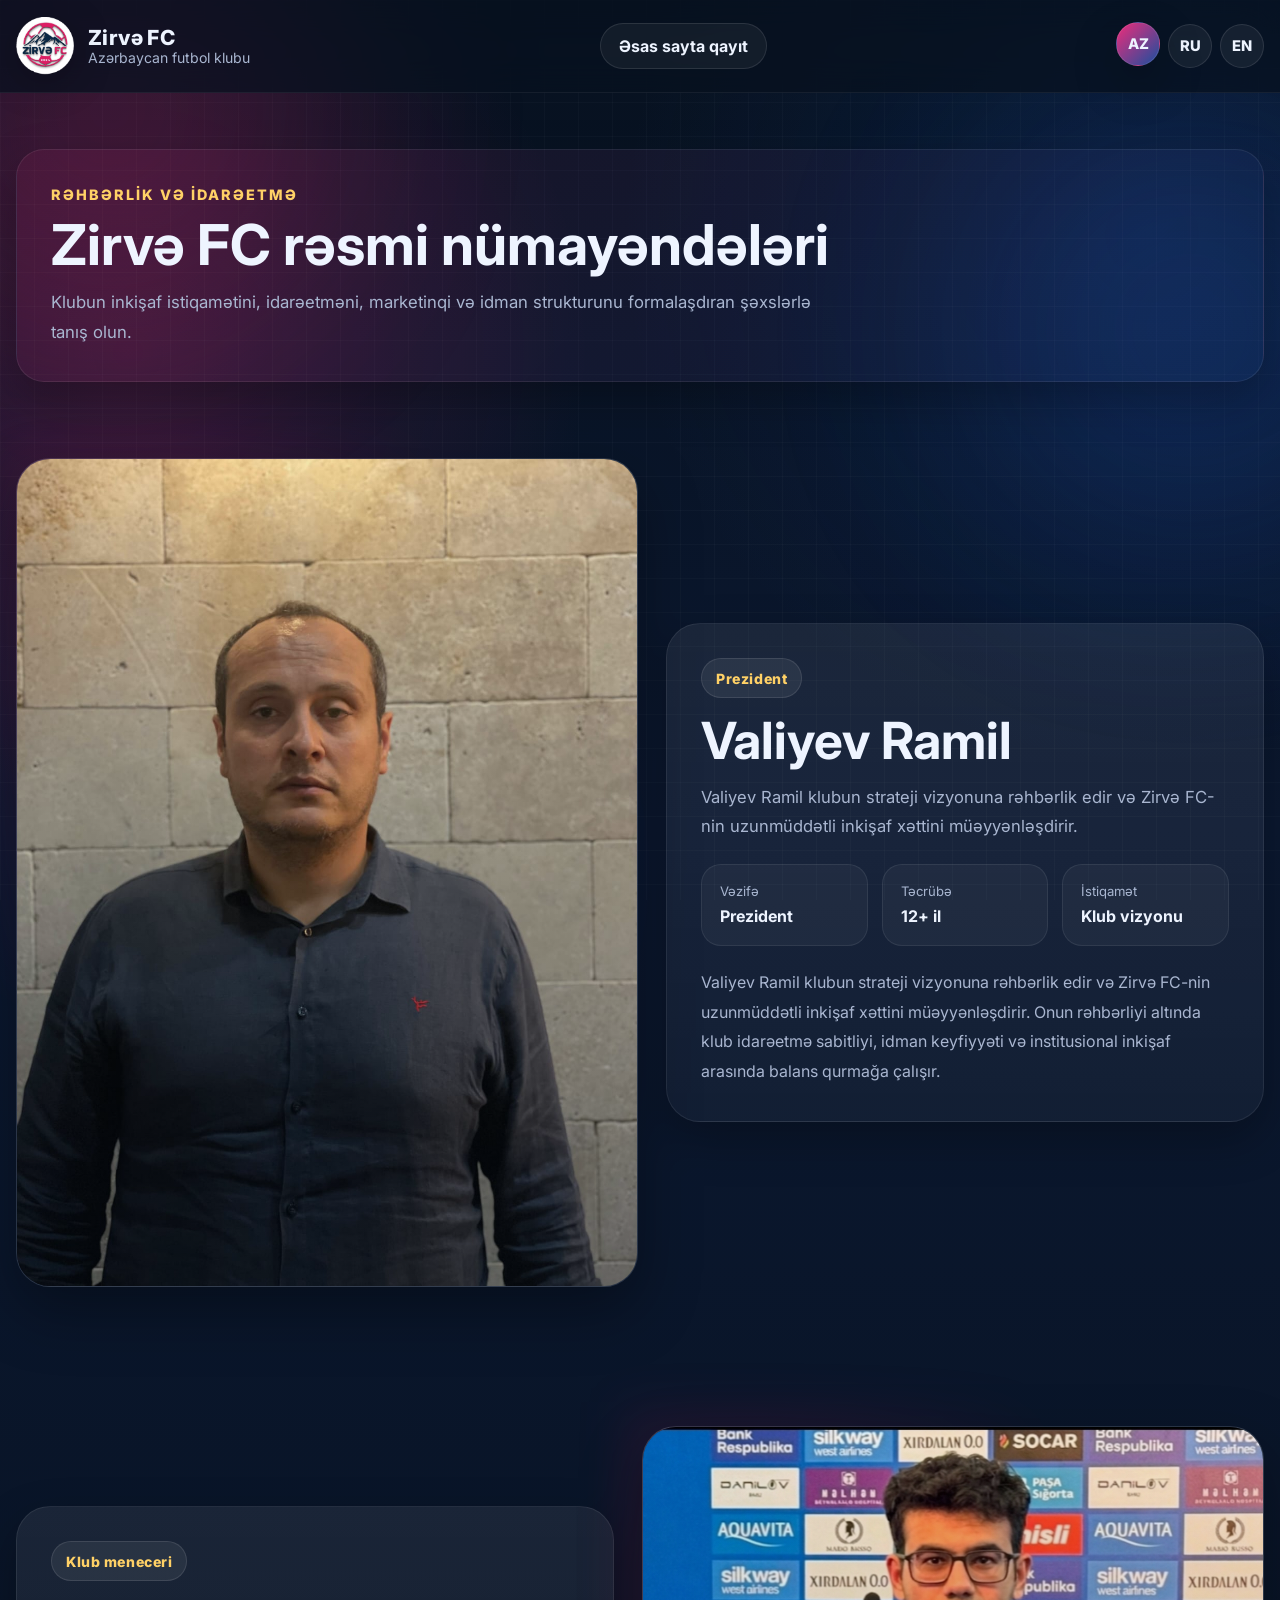
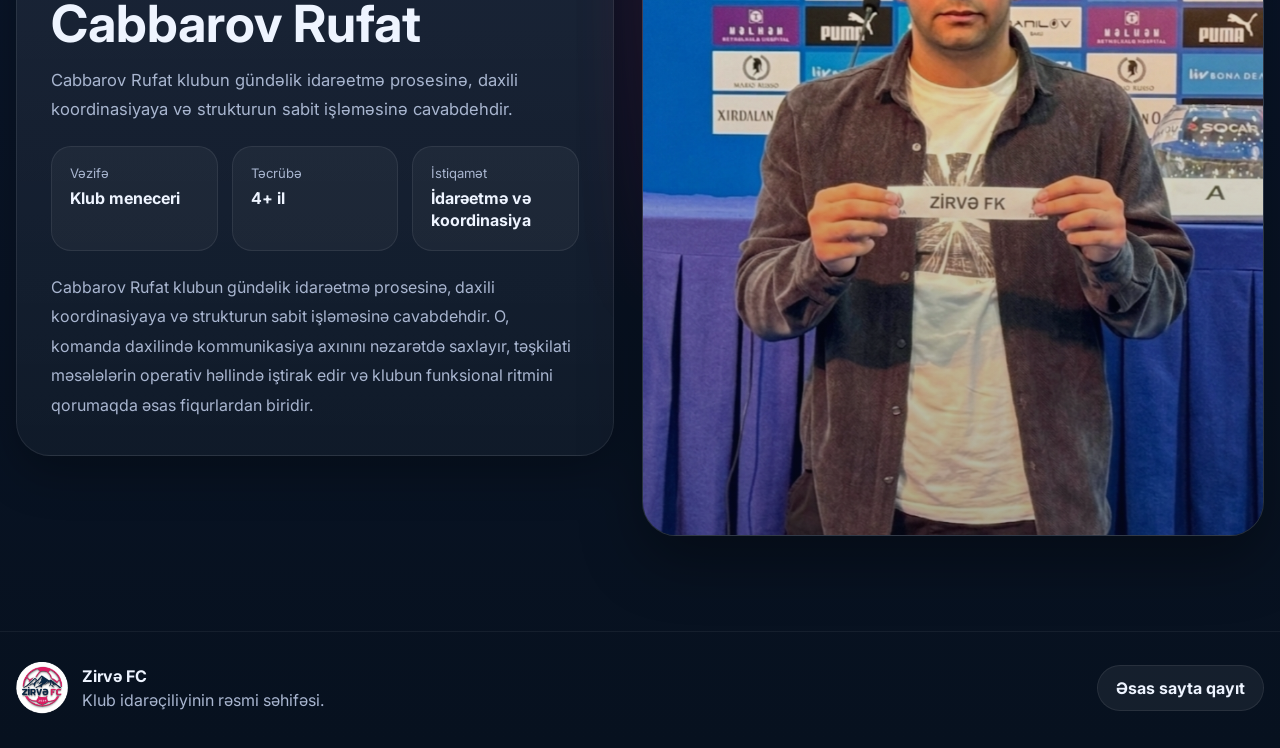
<file: officials.html>
<!DOCTYPE html>
<html lang="ru">
<head>
  <meta charset="UTF-8" />
  <meta name="viewport" content="width=device-width, initial-scale=1.0" />
  <title>Zirvə FC — Officials</title>

  <link rel="preconnect" href="https://fonts.googleapis.com">
  <link rel="preconnect" href="https://fonts.gstatic.com" crossorigin>
  <link
    href="https://fonts.googleapis.com/css2?family=Inter:wght@400;500;600;700;800;900&display=swap"
    rel="stylesheet"
  >

  <link rel="stylesheet" href="css/officials.css" />

  <link rel="icon" type="image/png" href="img/zirvelogo.png" />
  <link rel="shortcut icon" href="img/zirvelogo.png" />
  <link rel="apple-touch-icon" href="img/zirvelogo.png" />
</head>
<body>
  <div class="bg-blur bg-blur-1"></div>
  <div class="bg-blur bg-blur-2"></div>

  <header class="officials-header">
    <div class="container header-inner">
      <a href="index.html" class="brand">
        <img src="img/zirvelogo.png" alt="Zirvə FC Logo" class="brand-logo" />
        <div class="brand-text">
          <span class="brand-title">Zirvə FC</span>
          <span class="brand-subtitle" data-i18n="brandSubtitle">Azərbaycan futbol klubu</span>
        </div>
      </a>

      <nav class="header-nav">
        <a href="index.html" data-i18n="backToMain">Back to main site</a>
      </nav>

      <div class="lang-switcher">
        <button class="lang-btn" data-lang="az" title="Azərbaycan">AZ</button>
        <button class="lang-btn active" data-lang="ru" title="Русский">RU</button>
        <button class="lang-btn" data-lang="en" title="English">EN</button>
      </div>
    </div>
  </header>

  <main>
    <section class="officials-hero">
      <div class="container">
        <div class="hero-box reveal">
          <p class="hero-kicker" data-i18n="heroKicker">Leadership & Management</p>
          <h1 data-i18n="heroTitle">Official representatives of Zirvə FC</h1>
          <p class="hero-text" data-i18n="heroText">
            Meet the people shaping the club’s direction, management, marketing and sporting structure.
          </p>
        </div>
      </div>
    </section>

    <section id="officialsList"></section>
  </main>

  <footer class="officials-footer">
    <div class="container footer-inner">
      <div class="footer-left">
        <img src="img/zirvelogo.png" alt="Zirvə FC Logo" class="footer-logo" />
        <div>
          <strong>Zirvə FC</strong>
          <p data-i18n="footerText">Official club management page.</p>
        </div>
      </div>

      <div class="footer-right">
        <a href="index.html" class="footer-link" data-i18n="backToMain">Back to main site</a>
      </div>
    </div>
  </footer>

  <script src="js/officials.js"></script>
</body>
</html>
</file>
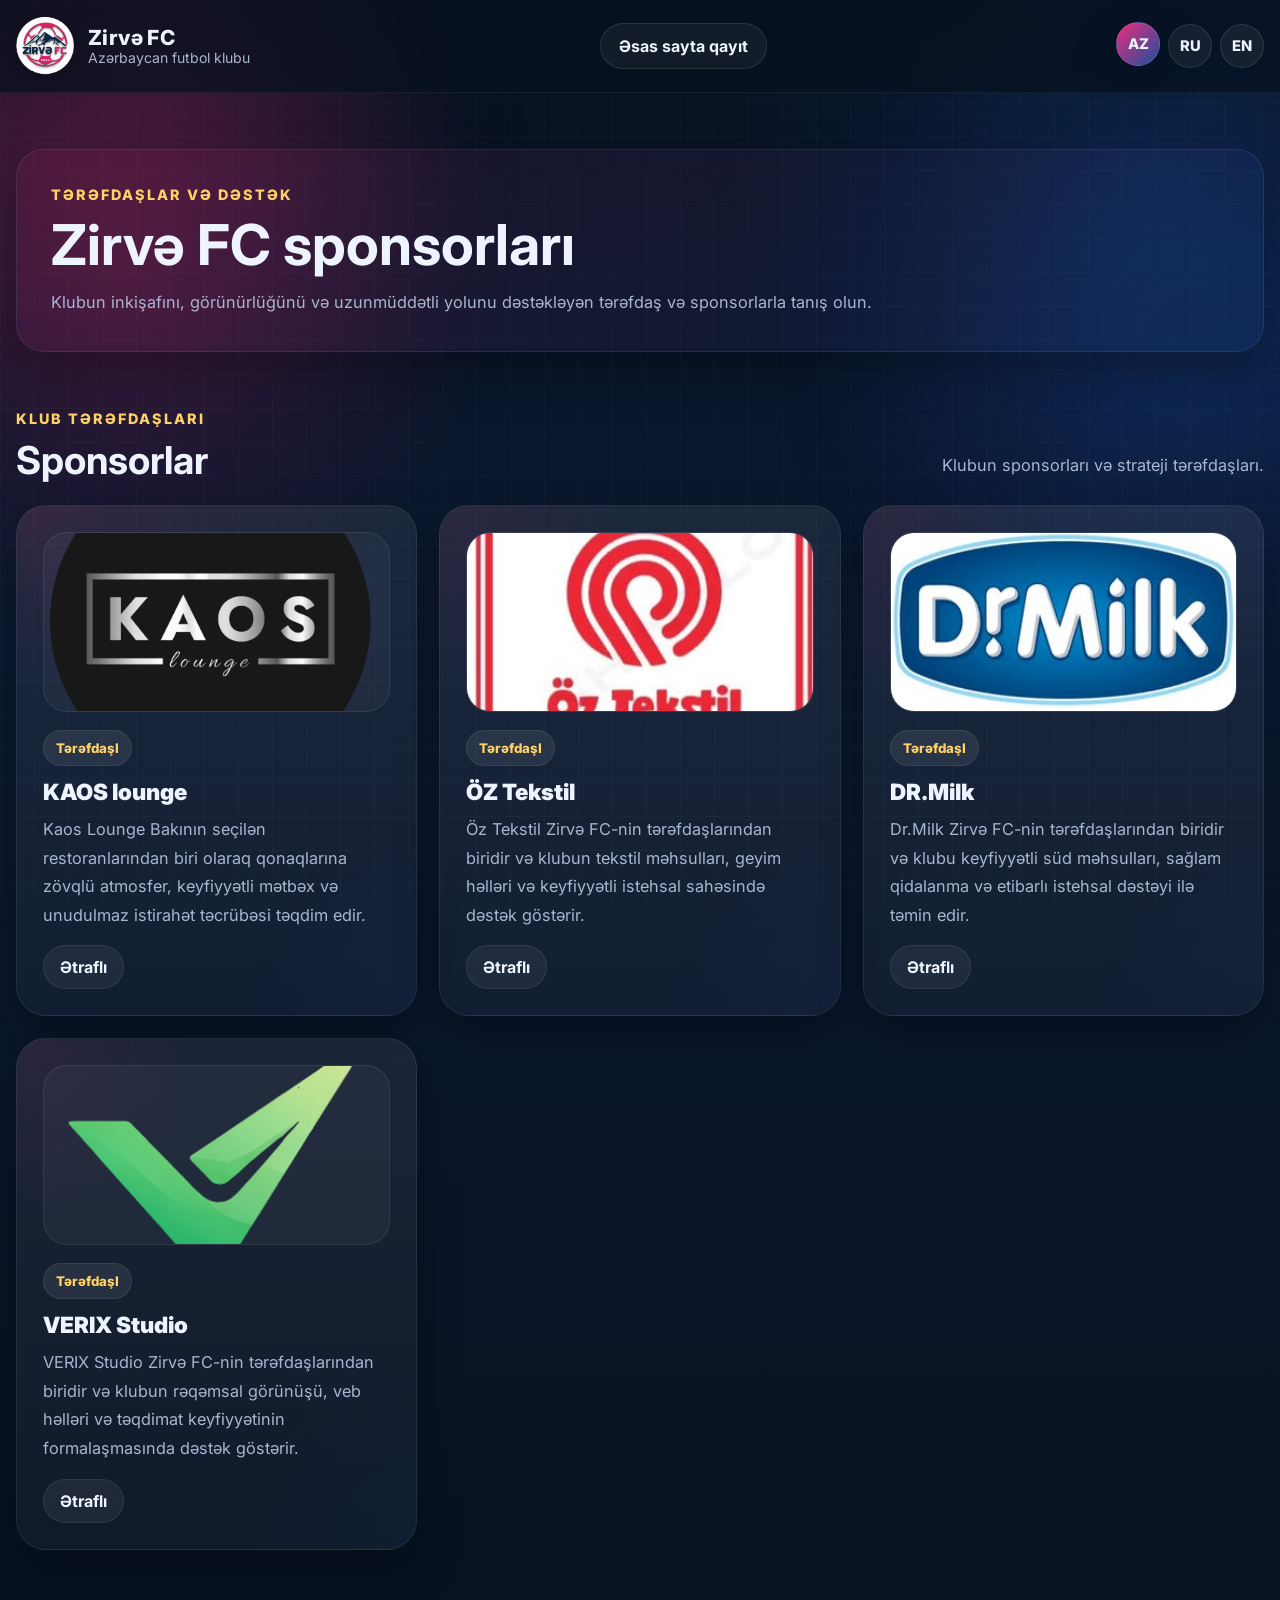
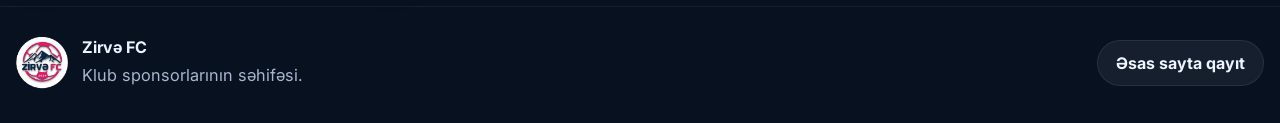
<file: sponsors.html>
<!DOCTYPE html>
<html lang="ru">
<head>
  <meta charset="UTF-8" />
  <meta name="viewport" content="width=device-width, initial-scale=1.0" />
  <title>Zirvə FC — Sponsors</title>

  <link rel="preconnect" href="https://fonts.googleapis.com">
  <link rel="preconnect" href="https://fonts.gstatic.com" crossorigin>
  <link
    href="https://fonts.googleapis.com/css2?family=Inter:wght@400;500;600;700;800;900&display=swap"
    rel="stylesheet"
  >

  <link rel="stylesheet" href="css/sponsors.css" />

  <link rel="icon" type="image/png" href="img/zirvelogo.png" />
  <link rel="shortcut icon" href="img/zirvelogo.png" />
  <link rel="apple-touch-icon" href="img/zirvelogo.png" />
</head>
<body>
  <div class="bg-blur bg-blur-1"></div>
  <div class="bg-blur bg-blur-2"></div>

  <header class="sponsors-header">
    <div class="container header-inner">
      <a href="index.html" class="brand">
        <img src="img/zirvelogo.png" alt="Zirvə FC Logo" class="brand-logo" />
        <div class="brand-text">
          <span class="brand-title">Zirvə FC</span>
          <span class="brand-subtitle" data-i18n="brandSubtitle">Azərbaycan futbol klubu</span>
        </div>
      </a>

      <nav class="header-nav">
        <a href="index.html" data-i18n="backToMain">Back to main site</a>
      </nav>

      <div class="lang-switcher">
        <button class="lang-btn" data-lang="az" title="Azərbaycan">AZ</button>
        <button class="lang-btn active" data-lang="ru" title="Русский">RU</button>
        <button class="lang-btn" data-lang="en" title="English">EN</button>
      </div>
    </div>
  </header>

  <main>
    <section class="sponsors-hero">
      <div class="container">
        <div class="hero-box reveal">
          <p class="hero-kicker" data-i18n="heroKicker">Partners & Support</p>
          <h1 data-i18n="heroTitle">Official sponsors of Zirvə FC</h1>
          <p class="hero-text" data-i18n="heroText">
            Meet the partners and sponsors who support the club’s growth, visibility and long-term development.
          </p>
        </div>
      </div>
    </section>

    <section class="sponsors-section">
      <div class="container">
        <div class="section-head reveal">
          <div>
            <p class="section-kicker" data-i18n="sectionKicker">Club partners</p>
            <h2 data-i18n="sectionTitle">Sponsors</h2>
          </div>
          <p class="section-desc" data-i18n="sectionDesc">
            Official sponsors and strategic partners of the club.
          </p>
        </div>

        <div class="sponsors-grid" id="sponsorsList"></div>
      </div>
    </section>
  </main>

  <footer class="sponsors-footer">
    <div class="container footer-inner">
      <div class="footer-left">
        <img src="img/zirvelogo.png" alt="Zirvə FC Logo" class="footer-logo" />
        <div>
          <strong>Zirvə FC</strong>
          <p data-i18n="footerText">Official club sponsors page.</p>
        </div>
      </div>

      <div class="footer-right">
        <a href="index.html" class="footer-link" data-i18n="backToMain">Back to main site</a>
      </div>
    </div>
  </footer>

  <script src="js/sponsors.js"></script>
</body>
</html>
</file>
<file: css/officials.css>
:root {
  --bg: #07111f;
  --bg-soft: #0d1a30;
  --panel: rgba(255, 255, 255, 0.06);
  --panel-strong: rgba(255, 255, 255, 0.1);
  --text: #eef4ff;
  --muted: #a9b6d0;
  --line: rgba(255, 255, 255, 0.1);

  --accent: #ef2c7a;
  --accent-dark: #c81f63;
  --secondary: #0e336c;
  --secondary-light: #194f9f;
  --gold: #ffd166;

  --shadow: 0 18px 45px rgba(0, 0, 0, 0.28);
  --radius: 28px;
  --radius-sm: 18px;
  --container: 1280px;
  --header-height: 92px;
  --transition: 0.35s ease;
}

* {
  box-sizing: border-box;
  margin: 0;
  padding: 0;
}

html {
  scroll-behavior: smooth;
}

body {
  font-family: "Inter", sans-serif;
  color: var(--text);
  background:
    radial-gradient(circle at 10% 15%, rgba(239, 44, 122, 0.18), transparent 20%),
    radial-gradient(circle at 90% 10%, rgba(25, 79, 159, 0.2), transparent 22%),
    linear-gradient(180deg, #07111f 0%, #0b1830 35%, #07111f 100%);
  min-height: 100vh;
  overflow-x: hidden;
}

body::before {
  content: "";
  position: fixed;
  inset: 0;
  background-image:
    linear-gradient(rgba(255,255,255,0.022) 1px, transparent 1px),
    linear-gradient(90deg, rgba(255,255,255,0.022) 1px, transparent 1px);
  background-size: 34px 34px;
  pointer-events: none;
  z-index: -2;
}

.bg-blur {
  position: fixed;
  width: 420px;
  height: 420px;
  border-radius: 50%;
  filter: blur(120px);
  opacity: 0.18;
  z-index: -1;
  pointer-events: none;
}

.bg-blur-1 {
  top: -100px;
  left: -100px;
  background: var(--accent);
}

.bg-blur-2 {
  right: -120px;
  top: 120px;
  background: #2563eb;
}

img {
  display: block;
  max-width: 100%;
}

a {
  text-decoration: none;
  color: inherit;
}

button {
  font: inherit;
  border: none;
  background: none;
  color: inherit;
  cursor: pointer;
}

.container {
  width: min(100% - 32px, var(--container));
  margin-inline: auto;
}

.officials-header {
  position: sticky;
  top: 0;
  z-index: 1000;
  backdrop-filter: blur(18px);
  background: rgba(7, 17, 31, 0.72);
  border-bottom: 1px solid rgba(255,255,255,0.06);
}

.header-inner {
  min-height: var(--header-height);
  display: flex;
  align-items: center;
  justify-content: space-between;
  gap: 18px;
}

.brand {
  display: flex;
  align-items: center;
  gap: 14px;
  min-width: 0;
}

.brand-logo {
  width: 58px;
  height: 58px;
  object-fit: contain;
  filter: drop-shadow(0 8px 18px rgba(0, 0, 0, 0.25));
}

.brand-text {
  display: flex;
  flex-direction: column;
  line-height: 1.1;
}

.brand-title {
  font-size: 1.3rem;
  font-weight: 800;
  letter-spacing: 0.02em;
}

.brand-subtitle {
  color: var(--muted);
  font-size: 0.88rem;
}

.header-nav a {
  display: inline-flex;
  align-items: center;
  min-height: 46px;
  padding: 0 18px;
  border-radius: 999px;
  background: rgba(255,255,255,0.05);
  border: 1px solid var(--line);
  font-weight: 700;
  transition: var(--transition);
}

.header-nav a:hover {
  transform: translateY(-2px);
  background: linear-gradient(135deg, rgba(239,44,122,0.18), rgba(25,79,159,0.22));
}

.lang-switcher {
  display: flex;
  align-items: center;
  gap: 8px;
}

.lang-btn {
  width: 44px;
  height: 44px;
  border-radius: 50%;
  background: rgba(255,255,255,0.06);
  border: 1px solid var(--line);
  font-size: 0.92rem;
  font-weight: 800;
  transition: var(--transition);
}

.lang-btn:hover,
.lang-btn.active {
  transform: translateY(-2px);
  background: linear-gradient(135deg, var(--accent), var(--secondary-light));
  box-shadow: var(--shadow);
}

.officials-hero {
  padding: 56px 0 32px;
}

.hero-box {
  padding: 34px;
  border-radius: var(--radius);
  background: linear-gradient(135deg, rgba(239,44,122,0.09), rgba(25,79,159,0.1));
  border: 1px solid rgba(255,255,255,0.08);
  box-shadow: var(--shadow);
}

.hero-kicker {
  display: inline-flex;
  color: var(--gold);
  font-size: 0.9rem;
  font-weight: 800;
  letter-spacing: 0.14em;
  text-transform: uppercase;
  margin-bottom: 14px;
}

.hero-box h1 {
  font-size: clamp(2.1rem, 4.4vw, 4.6rem);
  line-height: 0.98;
  margin-bottom: 16px;
  max-width: 920px;
}

.hero-text {
  max-width: 760px;
  color: var(--muted);
  line-height: 1.75;
  font-size: 1.05rem;
}

.official-full {
  min-height: 100vh;
  display: flex;
  align-items: center;
  padding: 44px 0;
}

.official-full:nth-child(even) .official-grid {
  direction: rtl;
}

.official-full:nth-child(even) .official-grid > * {
  direction: ltr;
}

.official-grid {
  display: grid;
  grid-template-columns: 1.02fr 0.98fr;
  gap: 28px;
  align-items: center;
}

.official-media-wrap {
  position: relative;
}

.official-media-wrap::before {
  content: "";
  position: absolute;
  inset: -24px;
  background:
    radial-gradient(circle at center, rgba(37, 99, 235, 0.16), transparent 60%),
    radial-gradient(circle at 18% 24%, rgba(239, 44, 122, 0.14), transparent 45%);
  filter: blur(22px);
  pointer-events: none;
}

.official-media {
  position: relative;
  overflow: hidden;
  border-radius: 34px;
  border: 1px solid rgba(255,255,255,0.1);
  background: linear-gradient(180deg, rgba(255,255,255,0.08), rgba(255,255,255,0.03));
  box-shadow: 0 24px 60px rgba(0, 0, 0, 0.34);
  min-height: 640px;
}

.official-photo {
  width: 100%;
  height: 100%;
  min-height: 640px;
  object-fit: cover;
}

.official-media::after {
  content: "";
  position: absolute;
  inset: 0;
  background:
    linear-gradient(180deg, rgba(7,17,31,0.04) 0%, rgba(7,17,31,0.14) 40%, rgba(7,17,31,0.34) 100%);
  pointer-events: none;
}

.official-content {
  padding: 34px;
  border-radius: 34px;
  background: linear-gradient(180deg, rgba(255,255,255,0.07), rgba(255,255,255,0.035));
  border: 1px solid rgba(255,255,255,0.08);
  box-shadow: var(--shadow);
}

.official-role {
  display: inline-flex;
  align-items: center;
  min-height: 40px;
  padding: 0 14px;
  border-radius: 999px;
  background: rgba(255,255,255,0.07);
  border: 1px solid rgba(255,255,255,0.1);
  color: var(--gold);
  font-size: 0.88rem;
  font-weight: 800;
  letter-spacing: 0.04em;
  margin-bottom: 18px;
}

.official-name {
  font-size: clamp(2rem, 4vw, 4rem);
  line-height: 0.96;
  margin-bottom: 18px;
}

.official-subline {
  color: var(--muted);
  font-size: 1.04rem;
  line-height: 1.75;
  margin-bottom: 22px;
}

.official-info-grid {
  display: grid;
  grid-template-columns: repeat(3, minmax(0, 1fr));
  gap: 14px;
  margin-bottom: 22px;
}

.official-info-card {
  padding: 18px;
  border-radius: 20px;
  border: 1px solid rgba(255,255,255,0.08);
  background: rgba(255,255,255,0.04);
}

.official-info-card small {
  display: block;
  color: var(--muted);
  margin-bottom: 7px;
  font-size: 0.82rem;
}

.official-info-card strong {
  display: block;
  font-size: 1rem;
  line-height: 1.35;
}

.official-description {
  color: var(--muted);
  line-height: 1.85;
  font-size: 1rem;
  white-space: pre-line;
}

.officials-footer {
  padding: 30px 0 34px;
  border-top: 1px solid rgba(255,255,255,0.06);
}

.footer-inner {
  display: flex;
  justify-content: space-between;
  align-items: center;
  gap: 20px;
  flex-wrap: wrap;
}

.footer-left {
  display: flex;
  align-items: center;
  gap: 14px;
}

.footer-logo {
  width: 52px;
  height: 52px;
  object-fit: contain;
}

.footer-left strong {
  display: block;
  margin-bottom: 4px;
}

.footer-left p {
  color: var(--muted);
}

.footer-link {
  display: inline-flex;
  align-items: center;
  min-height: 46px;
  padding: 0 18px;
  border-radius: 999px;
  background: rgba(255,255,255,0.06);
  border: 1px solid rgba(255,255,255,0.08);
  font-weight: 700;
  transition: var(--transition);
}

.footer-link:hover {
  transform: translateY(-2px);
  background: linear-gradient(135deg, rgba(239,44,122,0.18), rgba(25,79,159,0.22));
}

.reveal {
  opacity: 0;
  transform: translateY(28px);
  transition: 0.7s ease;
}

.reveal.show {
  opacity: 1;
  transform: translateY(0);
}

@media (max-width: 1100px) {
  .official-grid {
    grid-template-columns: 1fr;
  }

  .official-full:nth-child(even) .official-grid {
    direction: ltr;
  }

  .official-media,
  .official-photo {
    min-height: 520px;
  }
}

@media (max-width: 760px) {
  .header-inner {
    flex-wrap: wrap;
    justify-content: center;
  }

  .hero-box,
  .official-content {
    padding: 24px 18px;
  }

  .official-media {
    min-height: 420px;
    border-radius: 24px;
  }

  .official-photo {
    min-height: 420px;
  }

  .official-info-grid {
    grid-template-columns: 1fr;
  }

  .footer-inner,
  .footer-left {
    flex-direction: column;
    align-items: flex-start;
  }
}

@media (max-width: 560px) {
  .container {
    width: min(100% - 20px, var(--container));
  }

  .brand-logo {
    width: 48px;
    height: 48px;
  }

  .brand-title {
    font-size: 1.08rem;
  }

  .brand-subtitle {
    font-size: 0.78rem;
  }

  .hero-box h1,
  .official-name {
    font-size: 2rem;
  }
}
</file>
<file: css/sponsors.css>
:root {
  --bg: #07111f;
  --bg-soft: #0d1a30;
  --text: #eef4ff;
  --muted: #a9b6d0;
  --line: rgba(255, 255, 255, 0.1);
  --accent: #ef2c7a;
  --accent-dark: #c81f63;
  --secondary-light: #194f9f;
  --gold: #ffd166;
  --shadow: 0 18px 45px rgba(0, 0, 0, 0.28);
  --radius: 28px;
  --container: 1280px;
  --header-height: 92px;
  --transition: 0.35s ease;
}

* {
  box-sizing: border-box;
  margin: 0;
  padding: 0;
}

html {
  scroll-behavior: smooth;
}

body {
  font-family: "Inter", sans-serif;
  color: var(--text);
  background:
    radial-gradient(circle at 10% 15%, rgba(239, 44, 122, 0.18), transparent 20%),
    radial-gradient(circle at 90% 10%, rgba(25, 79, 159, 0.2), transparent 22%),
    linear-gradient(180deg, #07111f 0%, #0b1830 35%, #07111f 100%);
  min-height: 100vh;
  overflow-x: hidden;
}

body::before {
  content: "";
  position: fixed;
  inset: 0;
  background-image:
    linear-gradient(rgba(255,255,255,0.022) 1px, transparent 1px),
    linear-gradient(90deg, rgba(255,255,255,0.022) 1px, transparent 1px);
  background-size: 34px 34px;
  pointer-events: none;
  z-index: -2;
}

.bg-blur {
  position: fixed;
  width: 420px;
  height: 420px;
  border-radius: 50%;
  filter: blur(120px);
  opacity: 0.18;
  z-index: -1;
  pointer-events: none;
}

.bg-blur-1 {
  top: -100px;
  left: -100px;
  background: var(--accent);
}

.bg-blur-2 {
  right: -120px;
  top: 120px;
  background: #2563eb;
}

img {
  display: block;
  max-width: 100%;
}

a {
  text-decoration: none;
  color: inherit;
}

button {
  font: inherit;
  border: none;
  background: none;
  color: inherit;
  cursor: pointer;
}

.container {
  width: min(100% - 32px, var(--container));
  margin-inline: auto;
}

.sponsors-header {
  position: sticky;
  top: 0;
  z-index: 1000;
  backdrop-filter: blur(18px);
  background: rgba(7, 17, 31, 0.72);
  border-bottom: 1px solid rgba(255,255,255,0.06);
}

.header-inner {
  min-height: var(--header-height);
  display: flex;
  align-items: center;
  justify-content: space-between;
  gap: 18px;
}

.brand {
  display: flex;
  align-items: center;
  gap: 14px;
  min-width: 0;
}

.brand-logo {
  width: 58px;
  height: 58px;
  object-fit: contain;
  filter: drop-shadow(0 8px 18px rgba(0, 0, 0, 0.25));
}

.brand-text {
  display: flex;
  flex-direction: column;
  line-height: 1.1;
}

.brand-title {
  font-size: 1.3rem;
  font-weight: 800;
  letter-spacing: 0.02em;
}

.brand-subtitle {
  color: var(--muted);
  font-size: 0.88rem;
}

.header-nav a {
  display: inline-flex;
  align-items: center;
  min-height: 46px;
  padding: 0 18px;
  border-radius: 999px;
  background: rgba(255,255,255,0.05);
  border: 1px solid var(--line);
  font-weight: 700;
  transition: var(--transition);
}

.header-nav a:hover {
  transform: translateY(-2px);
  background: linear-gradient(135deg, rgba(239,44,122,0.18), rgba(25,79,159,0.22));
}

.lang-switcher {
  display: flex;
  align-items: center;
  gap: 8px;
}

.lang-btn {
  width: 44px;
  height: 44px;
  border-radius: 50%;
  background: rgba(255,255,255,0.06);
  border: 1px solid var(--line);
  font-size: 0.92rem;
  font-weight: 800;
  transition: var(--transition);
}

.lang-btn:hover,
.lang-btn.active {
  transform: translateY(-2px);
  background: linear-gradient(135deg, var(--accent), var(--secondary-light));
  box-shadow: var(--shadow);
}

.sponsors-hero {
  padding: 56px 0 32px;
}

.hero-box {
  padding: 34px;
  border-radius: var(--radius);
  background: linear-gradient(135deg, rgba(239,44,122,0.09), rgba(25,79,159,0.1));
  border: 1px solid rgba(255,255,255,0.08);
  box-shadow: var(--shadow);
}

.hero-kicker,
.section-kicker {
  display: inline-flex;
  color: var(--gold);
  font-size: 0.9rem;
  font-weight: 800;
  letter-spacing: 0.14em;
  text-transform: uppercase;
  margin-bottom: 14px;
}

.hero-box h1 {
  font-size: clamp(2.1rem, 4.4vw, 4.4rem);
  line-height: 0.98;
  margin-bottom: 16px;
  max-width: 920px;
}

.hero-text,
.section-desc,
.footer-left p,
.sponsor-card-text {
  color: var(--muted);
  line-height: 1.75;
  font-size: 1.02rem;
}

.sponsors-section {
  padding: 24px 0 56px;
}

.section-head {
  display: flex;
  justify-content: space-between;
  align-items: end;
  gap: 20px;
  margin-bottom: 26px;
}

.section-head h2 {
  font-size: clamp(1.9rem, 3vw, 3rem);
  line-height: 1;
}

.section-desc {
  max-width: 540px;
}

.sponsors-grid {
  display: grid;
  grid-template-columns: repeat(3, minmax(0, 1fr));
  gap: 22px;
}

.sponsor-card {
  position: relative;
  overflow: hidden;
  border-radius: 30px;
  background: linear-gradient(180deg, rgba(255,255,255,0.07), rgba(255,255,255,0.035));
  border: 1px solid rgba(255,255,255,0.08);
  box-shadow: var(--shadow);
  padding: 26px;
  transition: var(--transition);
}

.sponsor-card:hover {
  transform: translateY(-8px);
  border-color: rgba(239, 44, 122, 0.3);
}

.sponsor-card::before {
  content: "";
  position: absolute;
  inset: 0;
  background:
    radial-gradient(circle at top left, rgba(239,44,122,0.08), transparent 28%),
    radial-gradient(circle at bottom right, rgba(25,79,159,0.08), transparent 28%);
  pointer-events: none;
}

.sponsor-card-inner {
  position: relative;
  z-index: 1;
}

.sponsor-logo-wrap {
  width: 100%;
  height: 180px;
  border-radius: 24px;
  overflow: hidden;
  background: rgba(255,255,255,0.04);
  border: 1px solid rgba(255,255,255,0.08);
  margin-bottom: 18px;
  display: flex;
  align-items: center;
  justify-content: center;
}

.sponsor-logo {
  width: 100%;
  height: 100%;
  object-fit: cover;
}

.sponsor-badge {
  display: inline-flex;
  min-height: 36px;
  align-items: center;
  padding: 0 12px;
  border-radius: 999px;
  background: rgba(255,255,255,0.08);
  border: 1px solid rgba(255,255,255,0.08);
  color: var(--gold);
  font-size: 0.83rem;
  font-weight: 800;
  margin-bottom: 12px;
}

.sponsor-name {
  font-size: 1.4rem;
  font-weight: 900;
  margin-bottom: 10px;
}

.sponsor-card-text {
  margin-bottom: 16px;
}

.sponsor-link {
  display: inline-flex;
  align-items: center;
  min-height: 44px;
  padding: 0 16px;
  border-radius: 999px;
  background: rgba(255,255,255,0.06);
  border: 1px solid rgba(255,255,255,0.08);
  font-weight: 700;
  transition: var(--transition);
}

.sponsor-link:hover {
  transform: translateY(-2px);
  background: linear-gradient(135deg, rgba(239,44,122,0.18), rgba(25,79,159,0.22));
}

.sponsors-footer {
  padding: 30px 0 34px;
  border-top: 1px solid rgba(255,255,255,0.06);
}

.footer-inner {
  display: flex;
  justify-content: space-between;
  align-items: center;
  gap: 20px;
  flex-wrap: wrap;
}

.footer-left {
  display: flex;
  align-items: center;
  gap: 14px;
}

.footer-logo {
  width: 52px;
  height: 52px;
  object-fit: contain;
}

.footer-left strong {
  display: block;
  margin-bottom: 4px;
}

.footer-link {
  display: inline-flex;
  align-items: center;
  min-height: 46px;
  padding: 0 18px;
  border-radius: 999px;
  background: rgba(255,255,255,0.06);
  border: 1px solid rgba(255,255,255,0.08);
  font-weight: 700;
  transition: var(--transition);
}

.footer-link:hover {
  transform: translateY(-2px);
  background: linear-gradient(135deg, rgba(239,44,122,0.18), rgba(25,79,159,0.22));
}

.reveal {
  opacity: 0;
  transform: translateY(28px);
  transition: 0.7s ease;
}

.reveal.show {
  opacity: 1;
  transform: translateY(0);
}

@media (max-width: 1100px) {
  .sponsors-grid {
    grid-template-columns: repeat(2, minmax(0, 1fr));
  }
}

@media (max-width: 760px) {
  .header-inner {
    flex-wrap: wrap;
    justify-content: center;
  }

  .hero-box {
    padding: 24px 18px;
  }

  .section-head,
  .footer-inner,
  .footer-left {
    flex-direction: column;
    align-items: flex-start;
  }

  .sponsors-grid {
    grid-template-columns: 1fr;
  }
}

@media (max-width: 560px) {
  .container {
    width: min(100% - 20px, var(--container));
  }

  .brand-logo {
    width: 48px;
    height: 48px;
  }

  .brand-title {
    font-size: 1.08rem;
  }

  .brand-subtitle {
    font-size: 0.78rem;
  }

  .hero-box h1 {
    font-size: 2rem;
  }

  .sponsor-logo-wrap {
    height: 160px;
  }
}
</file>
